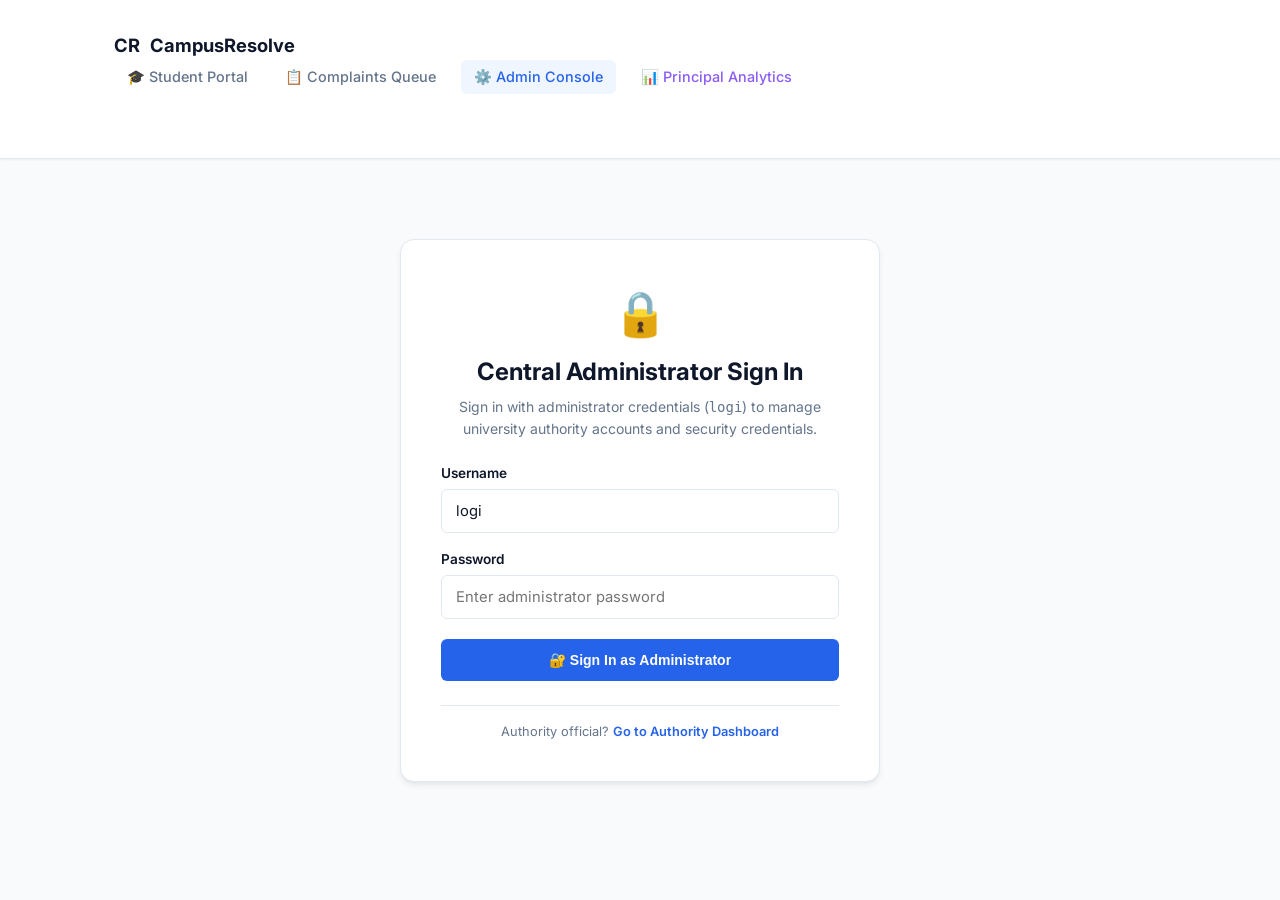
<file: frontend/admin.html>
<!DOCTYPE html>
<html lang="en">
<head>
  <meta charset="UTF-8">
  <meta name="viewport" content="width=device-width, initial-scale=1.0">
  <title>CampusResolve — Central Admin Console</title>
  <link rel="preconnect" href="https://fonts.googleapis.com">
  <link rel="preconnect" href="https://fonts.gstatic.com" crossorigin>
  <link href="https://fonts.googleapis.com/css2?family=Inter:wght@400;500;600;700&family=JetBrains+Mono:wght@400;500;600&display=swap" rel="stylesheet">
  <link rel="stylesheet" href="style.css">
  <script src="config.js"></script>
  <style>
    .admin-header-card {
      background: linear-gradient(135deg, #1e293b 0%, #0f172a 100%);
      color: #ffffff;
      border-radius: var(--radius-lg);
      padding: 2rem;
      margin-bottom: 2rem;
      box-shadow: 0 10px 25px -5px rgba(0, 0, 0, 0.2);
      display: flex;
      justify-content: space-between;
      align-items: center;
      flex-wrap: wrap;
      gap: 1.5rem;
    }
    .admin-badge {
      display: inline-flex;
      align-items: center;
      gap: 0.35rem;
      padding: 0.35rem 0.85rem;
      border-radius: 9999px;
      font-size: 0.75rem;
      font-weight: 700;
      letter-spacing: 0.05em;
      text-transform: uppercase;
      background: rgba(59, 130, 246, 0.2);
      border: 1px solid rgba(96, 165, 250, 0.4);
      color: #93c5fd;
    }
    .stat-pill {
      background: rgba(255, 255, 255, 0.08);
      border: 1px solid rgba(255, 255, 255, 0.12);
      border-radius: var(--radius-md);
      padding: 1rem 1.25rem;
      min-width: 140px;
    }
    .stat-pill-val {
      font-size: 1.6rem;
      font-weight: 700;
      color: #fff;
    }
    .stat-pill-lbl {
      font-size: 0.75rem;
      color: #94a3b8;
      text-transform: uppercase;
      font-weight: 600;
      letter-spacing: 0.04em;
    }
    .modal-overlay {
      position: fixed;
      top: 0; left: 0; right: 0; bottom: 0;
      background: rgba(15, 23, 42, 0.75);
      backdrop-filter: blur(4px);
      z-index: 9999;
      display: flex;
      align-items: center;
      justify-content: center;
      padding: 1.5rem;
    }
    .modal-card {
      background: var(--bg-card);
      border: 1px solid var(--border-color);
      border-radius: var(--radius-lg);
      padding: 2.25rem;
      max-width: 520px;
      width: 100%;
      box-shadow: var(--shadow-lg);
    }
  </style>
</head>
<body>

  <!-- Top Navigation Bar -->
  <header class="navbar">
    <div class="container nav-content">
      <a href="index.html" class="brand">
        <div class="logo-icon">CR</div>
        <span>CampusResolve</span>
      </a>
      <nav class="nav-links">
        <a href="index.html" class="nav-link">🎓 Student Portal</a>
        <a href="dashboard.html" class="nav-link">📋 Complaints Queue</a>
        <a href="admin.html" class="nav-link active">⚙️ Admin Console</a>
        <a href="principal.html" class="nav-link" style="color: #8b5cf6;">📊 Principal Analytics</a>
      </nav>
    </div>
  </header>

  <main class="container" style="padding-top: 2rem; padding-bottom: 3rem;">

    <!-- Access Denied / Admin Login Card -->
    <div id="adminAccessDeniedAlert" style="display: none; background: var(--bg-card); border: 1px solid var(--border-color); border-radius: var(--radius-lg); padding: 2.5rem; text-align: center; max-width: 480px; margin: 3rem auto; box-shadow: var(--shadow-md);">
      <div style="font-size: 2.75rem; margin-bottom: 0.5rem;">🔒</div>
      <h2 style="color: var(--text-main); font-weight: 700; margin-bottom: 0.35rem;">Central Administrator Sign In</h2>
      <p style="color: var(--text-muted); font-size: 0.875rem; margin-bottom: 1.5rem;">
        Sign in with administrator credentials (<code>logi</code>) to manage university authority accounts and security credentials.
      </p>

      <div id="adminInlineLoginError" style="display: none; background: #fef2f2; border: 1px solid #fecaca; color: #dc2626; padding: 0.65rem 0.85rem; border-radius: var(--radius-sm); font-size: 0.825rem; margin-bottom: 1rem; text-align: left;"></div>

      <form id="adminInlineLoginForm" style="text-align: left;">
        <div class="form-group" style="margin-bottom: 1rem;">
          <label for="adminInlineUsername" style="display: block; font-weight: 600; font-size: 0.85rem; margin-bottom: 0.35rem; color: var(--text-main);">Username</label>
          <input type="text" id="adminInlineUsername" class="form-control" placeholder="logi" value="logi" required style="width: 100%;">
        </div>
        <div class="form-group" style="margin-bottom: 1.25rem;">
          <label for="adminInlinePassword" style="display: block; font-weight: 600; font-size: 0.85rem; margin-bottom: 0.35rem; color: var(--text-main);">Password</label>
          <input type="password" id="adminInlinePassword" class="form-control" placeholder="Enter administrator password" required style="width: 100%;">
        </div>
        <button type="submit" id="adminInlineLoginBtn" class="btn btn-primary btn-full" style="width: 100%; padding: 0.75rem; font-weight: 600;">
          🔐 Sign In as Administrator
        </button>
      </form>

      <div style="margin-top: 1.5rem; padding-top: 1rem; border-top: 1px solid var(--border-color); font-size: 0.8rem; color: var(--text-muted);">
        Authority official? <a href="dashboard.html" style="color: var(--primary); font-weight: 600; text-decoration: none;">Go to Authority Dashboard</a>
      </div>
    </div>

    <!-- Authenticated Admin Content View -->
    <div id="adminMainContent" style="display: none;">

      <!-- Admin Identity & Overview Banner -->
      <div class="admin-header-card">
        <div>
          <div class="admin-badge">
            ⚡ Central Authority Directory Management
          </div>
          <h1 style="font-size: 1.8rem; font-weight: 800; margin: 0.5rem 0 0.25rem 0; letter-spacing: -0.02em;">
            Welcome, Administrator Logi
          </h1>
          <p style="color: #94a3b8; font-size: 0.9rem; max-width: 580px; margin: 0;">
            Provision, manage, and audit university authority user accounts across operational, executive oversight, and apex institutional tiers.
          </p>
        </div>

        <div style="display: flex; gap: 0.75rem; flex-wrap: wrap;">
          <div class="stat-pill">
            <div id="statTotalUsers" class="stat-pill-val">0</div>
            <div class="stat-pill-lbl">Total Accounts</div>
          </div>
          <div class="stat-pill">
            <div id="statPendingLogins" class="stat-pill-val" style="color: #fbbf24;">0</div>
            <div class="stat-pill-lbl">1st-Login Pending</div>
          </div>
        </div>
      </div>

      <!-- Action Toolbar -->
      <div style="display: flex; justify-content: space-between; align-items: center; flex-wrap: wrap; gap: 1rem; margin-bottom: 1.5rem;">
        <div>
          <h2 style="font-size: 1.25rem; font-weight: 700; color: var(--text-main); margin-bottom: 0.25rem;">
            Registered Authority Directory
          </h2>
          <p style="font-size: 0.85rem; color: var(--text-muted); margin: 0;">
            Authorities manage grievances, execute resolutions, and receive autonomous SLA escalation alerts.
          </p>
        </div>

        <div style="display: flex; align-items: center; gap: 0.5rem;">
          <button id="btnRefreshUsers" class="btn btn-outline btn-sm">🔄 Refresh Directory</button>
          <button id="btnOpenAddUserModal" class="btn btn-primary btn-sm">➕ Add New Authority</button>
          <button id="adminLogoutBtn" class="btn btn-outline btn-sm" style="color: var(--danger); border-color: var(--danger-border);">🚪 Sign Out</button>
        </div>
      </div>

      <!-- Authorities Table Card -->
      <div style="background: var(--bg-card); border: 1px solid var(--border-color); border-radius: var(--radius-lg); overflow: hidden; box-shadow: var(--shadow-sm);">
        <div style="overflow-x: auto;">
          <table class="table" style="margin: 0; width: 100%;">
            <thead>
              <tr>
                <th>Authority User</th>
                <th>Role / Jurisdiction</th>
                <th>Official Email</th>
                <th>Escalation Tier</th>
                <th>First-Login Status</th>
                <th style="text-align: right;">Management Actions</th>
              </tr>
            </thead>
            <tbody id="adminUsersTableBody">
              <tr>
                <td colspan="6" style="text-align: center; padding: 2.5rem; color: var(--text-muted);">
                  Loading registered authorities...
                </td>
              </tr>
            </tbody>
          </table>
        </div>
      </div>

    </div>

  </main>

  <!-- ======================================================= -->
  <!-- MODAL: ADD NEW AUTHORITY -->
  <!-- ======================================================= -->
  <div id="addUserModal" class="modal-overlay" style="display: none;">
    <div class="modal-card">
      <div style="display: flex; justify-content: space-between; align-items: center; margin-bottom: 1.25rem;">
        <h2 style="font-size: 1.25rem; font-weight: 700; color: var(--text-main); margin: 0;">
          ➕ Add University Authority
        </h2>
        <button id="closeAddUserModal" style="background: none; border: none; font-size: 1.5rem; color: var(--text-muted); cursor: pointer;">&times;</button>
      </div>

      <div id="addUserError" style="display: none; background: #fef2f2; border: 1px solid #fecaca; color: #dc2626; padding: 0.65rem 0.85rem; border-radius: var(--radius-sm); font-size: 0.825rem; margin-bottom: 1rem;"></div>

      <form id="addUserForm">
        <div class="form-group">
          <label for="newUsername">Username <span style="color: var(--danger);">*</span></label>
          <input type="text" id="newUsername" class="form-control" placeholder="e.g. exam_cell, warden_block_b" required>
        </div>

        <div class="form-group">
          <label for="newPassword">Initial Password <span style="color: var(--danger);">*</span></label>
          <input type="password" id="newPassword" class="form-control" placeholder="Minimum 4 characters" required minlength="4">
        </div>

        <div class="form-group">
          <label for="newFullName">Full Name / Official Designation <span style="color: var(--danger);">*</span></label>
          <input type="text" id="newFullName" class="form-control" placeholder="e.g. Dr. Rajesh Kumar (Exam Cell Admin)" required>
        </div>

        <div class="form-group">
          <label for="newRole">Role & Jurisdiction <span style="color: var(--danger);">*</span></label>
          <select id="newRole" class="form-control" required>
            <option value="Exam Cell Admin">Exam Cell Admin (Marks, Semester & Fees)</option>
            <option value="Warden">Warden (Hostels & Accommodation)</option>
            <option value="Mess Committee">Mess Committee (Dining & Catering)</option>
            <option value="Estate Office">Estate Office (Campus Infrastructure)</option>
            <option value="Dean of Student Affairs">Dean of Student Affairs (Tier 2 Oversight)</option>
            <option value="Dean of Academics">Dean of Academics (Tier 2 Oversight)</option>
            <option value="Vice Principal">Vice Principal (Tier 2 Oversight)</option>
            <option value="Principal">Principal (Tier 3 Apex Authority)</option>
            <option value="Counseling Cell">Counseling Cell (Protected / Safety)</option>
            <option value="Admin">Central Administrator</option>
          </select>
        </div>

        <div class="form-group">
          <label for="newEmail">Official Delivery Email <span style="color: var(--danger);">*</span></label>
          <input type="email" id="newEmail" class="form-control" placeholder="official@kce.ac.in or gmail.com" required>
        </div>

        <div class="form-group">
          <label for="newTier">Escalation Tier Label</label>
          <input type="text" id="newTier" class="form-control" placeholder="Tier 1 — Operational (Marks, Semester & Fees)">
        </div>

        <div style="display: flex; align-items: center; gap: 0.5rem; margin-bottom: 1.5rem;">
          <input type="checkbox" id="newMustChangePass" checked style="width: 16px; height: 16px; accent-color: var(--primary);">
          <label for="newMustChangePass" style="font-size: 0.85rem; color: var(--text-main); font-weight: 500; margin: 0; cursor: pointer;">
            Require password change on first login
          </label>
        </div>

        <div style="display: flex; justify-content: flex-end; gap: 0.5rem;">
          <button type="button" id="cancelAddUserBtn" class="btn btn-outline">Cancel</button>
          <button type="submit" id="submitAddUserBtn" class="btn btn-primary">Create Authority</button>
        </div>
      </form>
    </div>
  </div>

  <!-- ======================================================= -->
  <!-- MODAL: RESET PASSWORD -->
  <!-- ======================================================= -->
  <div id="resetPasswordModal" class="modal-overlay" style="display: none;">
    <div class="modal-card">
      <div style="display: flex; justify-content: space-between; align-items: center; margin-bottom: 1.25rem;">
        <h2 style="font-size: 1.25rem; font-weight: 700; color: var(--text-main); margin: 0;">
          🔑 Reset Authority Password
        </h2>
        <button id="closeResetModal" style="background: none; border: none; font-size: 1.5rem; color: var(--text-muted); cursor: pointer;">&times;</button>
      </div>

      <p id="resetModalSubtitle" style="font-size: 0.85rem; color: var(--text-muted); margin-bottom: 1rem;">
        Setting a new temporary password for user.
      </p>

      <form id="resetPasswordForm">
        <input type="hidden" id="resetUserId">
        <div class="form-group">
          <label for="resetNewPass">New Temporary Password</label>
          <input type="password" id="resetNewPass" class="form-control" placeholder="Minimum 4 characters" required minlength="4">
        </div>

        <div style="display: flex; align-items: center; gap: 0.5rem; margin-bottom: 1.5rem;">
          <input type="checkbox" id="resetMustChange" style="width: 16px; height: 16px; accent-color: var(--primary);">
          <label for="resetMustChange" style="font-size: 0.85rem; color: var(--text-main); font-weight: 500; margin: 0; cursor: pointer;">
            Require authority to change password on next sign-in
          </label>
        </div>

        <div style="display: flex; justify-content: flex-end; gap: 0.5rem;">
          <button type="button" id="cancelResetBtn" class="btn btn-outline">Cancel</button>
          <button type="submit" class="btn btn-primary">Save Reset Password</button>
        </div>
      </form>
    </div>
  </div>

  <script src="app.js"></script>
</body>
</html>
</file>
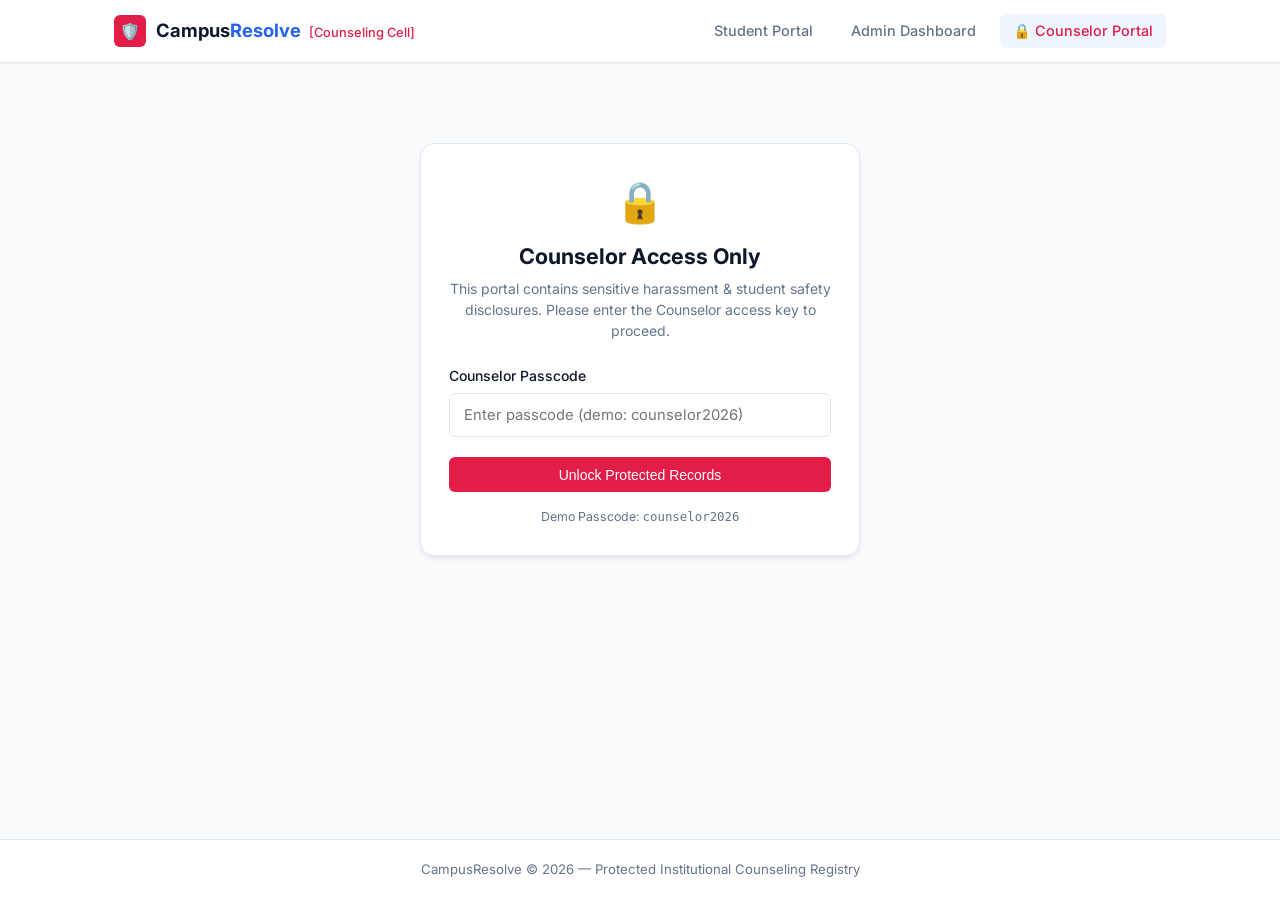
<file: frontend/counselor.html>
<!DOCTYPE html>
<html lang="en">
<head>
  <meta charset="UTF-8">
  <meta name="viewport" content="width=device-width, initial-scale=1.0">
  <title>CampusResolve — Protected Counselor Portal</title>
  <link rel="stylesheet" href="style.css">
  <link rel="preconnect" href="https://fonts.googleapis.com">
  <link rel="preconnect" href="https://fonts.gstatic.com" crossorigin>
  <link href="https://fonts.googleapis.com/css2?family=Inter:wght@400;500;600;700&display=swap" rel="stylesheet">
</head>
<body>

  <!-- Header -->
  <header>
    <div class="nav-container">
      <a href="index.html" class="brand">
        <div class="brand-icon" style="background: #e11d48;">🛡️</div>
        <div class="brand-title">Campus<span>Resolve</span> <span style="font-size: 0.8rem; font-weight: 500; color: #e11d48; margin-left: 0.25rem;">[Counseling Cell]</span></div>
      </a>
      <nav class="nav-links">
        <a href="index.html" class="nav-link">Student Portal</a>
        <a href="dashboard.html" class="nav-link">Admin Dashboard</a>
        <a href="counselor.html" class="nav-link active" style="color: #e11d48;">🔒 Counselor Portal</a>
      </nav>
    </div>
  </header>

  <main class="container">
    <!-- 1. Counselor Auth Gate Card (Visible before login) -->
    <div id="counselorAuthGate" class="card" style="max-width: 440px; margin: 3rem auto; text-align: center;">
      <div style="font-size: 2.5rem; margin-bottom: 0.5rem;">🔒</div>
      <h2 style="font-size: 1.35rem; font-weight: 700; color: var(--text-main); margin-bottom: 0.4rem;">Counselor Access Only</h2>
      <p style="color: var(--text-muted); font-size: 0.875rem; margin-bottom: 1.5rem;">
        This portal contains sensitive harassment & student safety disclosures. Please enter the Counselor access key to proceed.
      </p>

      <form id="counselorLoginForm">
        <div class="form-group" style="text-align: left;">
          <label for="counselorPin">Counselor Passcode</label>
          <input 
            type="password" 
            id="counselorPin" 
            class="form-control" 
            placeholder="Enter passcode (demo: counselor2026)" 
            required>
        </div>
        <button type="submit" class="btn btn-primary btn-full" style="background: #e11d48;">
          Unlock Protected Records
        </button>
      </form>
      <div style="margin-top: 1rem; font-size: 0.775rem; color: var(--text-muted);">
        Demo Passcode: <code>counselor2026</code>
      </div>
    </div>

    <!-- 2. Protected Counseling Dashboard (Visible after login) -->
    <div id="counselorProtectedView" style="display: none;">
      <div style="display: flex; justify-content: space-between; align-items: center; margin-bottom: 1.5rem; flex-wrap: wrap; gap: 0.75rem;">
        <div>
          <div class="badge" style="background: #fef2f2; color: #e11d48; border: 1px solid #fecaca; margin-bottom: 0.4rem;">
            🔒 Confidential Safety Records
          </div>
          <h1 style="font-size: 1.6rem; font-weight: 700; color: var(--text-main);">Counseling & Anti-Harassment Registry</h1>
          <p style="color: var(--text-muted); font-size: 0.875rem;">
            Isolated queue for sensitive grievance cases. These records are immune from automated bot escalation and excluded from public dashboards.
          </p>
        </div>
        <div style="display: flex; gap: 0.5rem;">
          <button id="counselorRefreshBtn" class="btn btn-outline btn-sm">🔄 Refresh</button>
          <button id="counselorLogoutBtn" class="btn btn-sm" style="background: #f1f5f9; color: var(--text-muted);">Logout</button>
        </div>
      </div>

      <!-- Confidential Table -->
      <section class="card" style="padding: 1.5rem; border-top: 3px solid #e11d48;">
        <div class="card-header">
          <h2 class="card-title" style="color: #e11d48;">Sensitive Cases Requiring Counselor Action</h2>
          <span id="counselorCountBadge" class="badge badge-high">0 Cases</span>
        </div>

        <div class="table-container">
          <table>
            <thead>
              <tr>
                <th style="width: 70px;">Case #</th>
                <th>Confidential Disclosure Text</th>
                <th>Priority</th>
                <th>Assigned Authority</th>
                <th>Auto-Escalation</th>
                <th>Status</th>
                <th>Reported On</th>
                <th style="text-align: right;">Action</th>
              </tr>
            </thead>
            <tbody id="counselorTableBody">
              <tr>
                <td colspan="8" style="text-align: center; color: var(--text-muted); padding: 2rem;">Loading confidential records...</td>
              </tr>
            </tbody>
          </table>
        </div>
      </section>
    </div>
  </main>

  <footer>
    CampusResolve &copy; 2026 — Protected Institutional Counseling Registry
  </footer>

  <script src="app.js"></script>
</body>
</html>
</file>
<file: frontend/style.css>
/* CampusResolve — Modern & Minimal Design System */
:root {
  --bg-app: #f8fafc;
  --bg-card: #ffffff;
  --bg-card-subtle: #f1f5f9;
  --border-color: #e2e8f0;
  --border-focus: #3b82f6;
  
  --text-main: #0f172a;
  --text-muted: #64748b;
  --text-light: #94a3b8;
  
  --primary: #2563eb;
  --primary-hover: #1d4ed8;
  --primary-light: #eff6ff;
  --primary-border: #bfdbfe;
  
  --success: #059669;
  --success-bg: #ecfdf5;
  --success-border: #a7f3d0;
  
  --warning: #d97706;
  --warning-bg: #fffbeb;
  --warning-border: #fde68a;
  
  --danger: #dc2626;
  --danger-bg: #fef2f2;
  --danger-border: #fecaca;

  /* Terminal Colors */
  --term-bg: #0b0f19;
  --term-header: #151d2f;
  --term-border: #1e293b;
  --term-text: #e2e8f0;
  --term-green: #34d399;
  --term-yellow: #fbbf24;
  --term-blue: #60a5fa;
  --term-cyan: #38bdf8;
  --term-muted: #64748b;
  
  --radius-sm: 6px;
  --radius-md: 10px;
  --radius-lg: 14px;
  
  --shadow-sm: 0 1px 2px 0 rgba(0, 0, 0, 0.05);
  --shadow-md: 0 4px 6px -1px rgba(0, 0, 0, 0.07), 0 2px 4px -2px rgba(0, 0, 0, 0.05);
  --shadow-lg: 0 10px 15px -3px rgba(0, 0, 0, 0.08), 0 4px 6px -4px rgba(0, 0, 0, 0.04);
  
  --font-family: 'Inter', -apple-system, BlinkMacSystemFont, "Segoe UI", Roboto, sans-serif;
  --font-mono: 'JetBrains Mono', 'Fira Code', 'Consolas', 'Courier New', monospace;
  --transition: all 0.2s ease-in-out;
}

* {
  margin: 0;
  padding: 0;
  box-sizing: border-box;
}

body {
  font-family: var(--font-family);
  background-color: var(--bg-app);
  color: var(--text-main);
  min-height: 100vh;
  display: flex;
  flex-direction: column;
  line-height: 1.5;
  -webkit-font-smoothing: antialiased;
}

/* Header */
header {
  background: var(--bg-card);
  border-bottom: 1px solid var(--border-color);
  position: sticky;
  top: 0;
  z-index: 50;
  box-shadow: var(--shadow-sm);
}

.nav-container {
  max-width: 1100px;
  margin: 0 auto;
  padding: 0.85rem 1.5rem;
  display: flex;
  justify-content: space-between;
  align-items: center;
}

.brand {
  display: flex;
  align-items: center;
  gap: 0.65rem;
  text-decoration: none;
  color: var(--text-main);
  font-weight: 700;
  font-size: 1.15rem;
}

.brand-icon {
  width: 32px;
  height: 32px;
  background: var(--primary);
  color: #ffffff;
  border-radius: var(--radius-sm);
  display: flex;
  align-items: center;
  justify-content: center;
  font-size: 1rem;
}

.brand-title span {
  color: var(--primary);
}

.nav-links {
  display: flex;
  gap: 0.75rem;
}

.nav-link {
  text-decoration: none;
  color: var(--text-muted);
  font-size: 0.9rem;
  font-weight: 500;
  padding: 0.4rem 0.8rem;
  border-radius: var(--radius-sm);
  transition: var(--transition);
}

.nav-link:hover, .nav-link.active {
  color: var(--primary);
  background: var(--primary-light);
}

/* Main Container */
.container {
  max-width: 1100px;
  margin: 0 auto;
  padding: 2rem 1.5rem 4rem;
  width: 100%;
}

/* Hero Title */
.hero-minimal {
  text-align: center;
  margin-bottom: 2rem;
}

.hero-minimal h1 {
  font-size: 1.85rem;
  font-weight: 700;
  color: var(--text-main);
  margin-bottom: 0.4rem;
  letter-spacing: -0.02em;
}

.hero-minimal p {
  color: var(--text-muted);
  font-size: 0.95rem;
}

/* Cards */
.card {
  background: var(--bg-card);
  border: 1px solid var(--border-color);
  border-radius: var(--radius-lg);
  padding: 1.75rem;
  box-shadow: var(--shadow-md);
  margin-bottom: 1.75rem;
}

.card-header {
  margin-bottom: 1.25rem;
  display: flex;
  justify-content: space-between;
  align-items: center;
  flex-wrap: wrap;
  gap: 0.5rem;
}

.card-title {
  font-size: 1.15rem;
  font-weight: 600;
  color: var(--text-main);
}

.card-subtitle {
  font-size: 0.875rem;
  color: var(--text-muted);
}

/* Forms */
.form-group {
  margin-bottom: 1.25rem;
}

.form-group label {
  display: block;
  font-size: 0.875rem;
  font-weight: 500;
  color: var(--text-main);
  margin-bottom: 0.4rem;
}

.form-control {
  width: 100%;
  background: #ffffff;
  border: 1px solid var(--border-color);
  padding: 0.75rem 0.9rem;
  border-radius: var(--radius-sm);
  color: var(--text-main);
  font-size: 0.925rem;
  font-family: inherit;
  outline: none;
  transition: var(--transition);
}

.form-control:focus {
  border-color: var(--border-focus);
  box-shadow: 0 0 0 3px rgba(59, 130, 246, 0.15);
}

textarea.form-control {
  resize: vertical;
  min-height: 120px;
}

/* Buttons */
.btn {
  display: inline-flex;
  align-items: center;
  justify-content: center;
  gap: 0.4rem;
  padding: 0.55rem 1.1rem;
  border-radius: var(--radius-sm);
  font-weight: 500;
  font-size: 0.875rem;
  cursor: pointer;
  border: 1px solid transparent;
  transition: var(--transition);
  text-decoration: none;
}

.btn-primary {
  background: var(--primary);
  color: #ffffff;
}

.btn-primary:hover {
  background: var(--primary-hover);
}

.btn-full {
  width: 100%;
}

.btn-outline {
  background: transparent;
  border-color: var(--border-color);
  color: var(--text-main);
}

.btn-outline:hover {
  background: var(--bg-card-subtle);
  border-color: var(--text-muted);
}

.btn-sm {
  padding: 0.3rem 0.65rem;
  font-size: 0.8rem;
}

.btn:disabled {
  opacity: 0.6;
  cursor: not-allowed;
}

/* ==========================================
   TERMINAL / MONITORING CONSOLE STYLING
   ========================================== */
.terminal-window {
  background: var(--term-bg);
  border: 1px solid var(--term-border);
  border-radius: var(--radius-md);
  box-shadow: 0 8px 24px -4px rgba(0, 0, 0, 0.35);
  overflow: hidden;
  margin-bottom: 1.75rem;
  font-family: var(--font-mono);
}

.terminal-header {
  background: var(--term-header);
  border-bottom: 1px solid var(--term-border);
  padding: 0.65rem 1rem;
  display: flex;
  justify-content: space-between;
  align-items: center;
  font-size: 0.775rem;
  color: var(--term-muted);
  user-select: none;
}

.terminal-controls {
  display: flex;
  align-items: center;
  gap: 0.4rem;
}

.terminal-dot {
  width: 11px;
  height: 11px;
  border-radius: 50%;
  display: inline-block;
}

.dot-red { background: #ef4444; }
.dot-yellow { background: #f59e0b; }
.dot-green { background: #10b981; }

.terminal-title {
  color: #94a3b8;
  font-weight: 500;
  display: flex;
  align-items: center;
  gap: 0.5rem;
}

.terminal-status-badge {
  display: inline-flex;
  align-items: center;
  gap: 0.35rem;
  font-size: 0.725rem;
  padding: 0.15rem 0.5rem;
  border-radius: 9999px;
  background: rgba(16, 185, 129, 0.12);
  color: var(--term-green);
  border: 1px solid rgba(16, 185, 129, 0.25);
  font-weight: 600;
}

.terminal-status-badge.reconnecting {
  background: rgba(239, 68, 68, 0.12);
  color: #f87171;
  border-color: rgba(239, 68, 68, 0.25);
}

.terminal-body {
  padding: 1rem;
  height: 280px;
  overflow-y: auto;
  font-size: 0.825rem;
  color: var(--term-text);
  line-height: 1.6;
  scroll-behavior: smooth;
}

.term-line {
  padding: 0.18rem 0;
  display: flex;
  align-items: flex-start;
  gap: 0.5rem;
  word-break: break-word;
  animation: termFadeIn 0.2s ease-out;
}

.term-line:hover {
  background: rgba(255, 255, 255, 0.02);
}

.term-timestamp {
  color: #64748b;
  flex-shrink: 0;
}

.term-tag {
  font-weight: 700;
  text-transform: uppercase;
  font-size: 0.75rem;
  padding: 0.05rem 0.35rem;
  border-radius: 3px;
  flex-shrink: 0;
}

/* Action Colors */
.term-tag-classified {
  color: var(--term-green);
  background: rgba(16, 185, 129, 0.15);
  border: 1px solid rgba(16, 185, 129, 0.3);
}

.term-tag-escalated {
  color: var(--term-yellow);
  background: rgba(245, 158, 11, 0.15);
  border: 1px solid rgba(245, 158, 11, 0.3);
}

.term-tag-resolved {
  color: var(--term-blue);
  background: rgba(96, 165, 250, 0.15);
  border: 1px solid rgba(96, 165, 250, 0.3);
}

.term-ticket-id {
  color: var(--term-cyan);
  font-weight: 600;
}

.term-msg {
  color: #cbd5e1;
}

.term-empty {
  color: #64748b;
  text-align: center;
  padding: 3rem 0;
  font-style: italic;
}

/* Status & Urgency Badges */
.badge {
  display: inline-flex;
  align-items: center;
  padding: 0.2rem 0.55rem;
  border-radius: 9999px;
  font-size: 0.725rem;
  font-weight: 600;
  text-transform: capitalize;
}

.badge-open { background: #eff6ff; color: #1d4ed8; border: 1px solid #bfdbfe; }
.badge-resolved { background: #ecfdf5; color: #047857; border: 1px solid #a7f3d0; }
.badge-flagged { background: #fef2f2; color: #991b1b; border: 1px solid #fecaca; }
.badge-high { background: #fef2f2; color: #b91c1c; border: 1px solid #fecaca; }
.badge-medium { background: #fffbeb; color: #b45309; border: 1px solid #fde68a; }
.badge-low { background: #f8fafc; color: #475569; border: 1px solid #cbd5e1; }

.badge-esc-0 { background: #f8fafc; color: #64748b; border: 1px solid #e2e8f0; }
.badge-esc-1 { background: #fffbeb; color: #d97706; border: 1px solid #fde68a; }
.badge-esc-2 { background: #fef2f2; color: #dc2626; border: 1px solid #fecaca; font-weight: 700; }

/* Table styles */
.table-container {
  overflow-x: auto;
  border: 1px solid var(--border-color);
  border-radius: var(--radius-sm);
}

table {
  width: 100%;
  border-collapse: collapse;
  text-align: left;
  font-size: 0.85rem;
}

th {
  background: var(--bg-card-subtle);
  color: var(--text-muted);
  padding: 0.7rem 0.9rem;
  font-weight: 600;
  border-bottom: 1px solid var(--border-color);
  white-space: nowrap;
}

td {
  padding: 0.75rem 0.9rem;
  border-bottom: 1px solid var(--border-color);
  color: var(--text-main);
  vertical-align: middle;
}

tr:last-child td {
  border-bottom: none;
}

tr:hover td {
  background: #f8fafc;
}

/* Stats grid */
.stats-grid {
  display: grid;
  grid-template-columns: repeat(auto-fit, minmax(170px, 1fr));
  gap: 0.9rem;
  margin-bottom: 1.75rem;
}

.stat-box {
  background: var(--bg-card);
  border: 1px solid var(--border-color);
  border-radius: var(--radius-md);
  padding: 1.1rem;
  box-shadow: var(--shadow-sm);
}

.stat-value {
  font-size: 1.65rem;
  font-weight: 700;
  color: var(--text-main);
}

.stat-label {
  font-size: 0.775rem;
  color: var(--text-muted);
  font-weight: 500;
}

/* Confirmation Box */
.confirmation-box {
  display: none;
  background: var(--success-bg);
  border: 1px solid var(--success-border);
  border-radius: var(--radius-md);
  padding: 1.5rem;
  margin-top: 1.5rem;
  animation: fadeIn 0.25s ease-out;
}

.confirmation-box.show {
  display: block;
}

.confirmation-header {
  display: flex;
  align-items: center;
  gap: 0.6rem;
  color: var(--success);
  font-weight: 600;
  font-size: 1.05rem;
  margin-bottom: 0.85rem;
}

.confirmation-grid {
  display: grid;
  grid-template-columns: repeat(auto-fit, minmax(180px, 1fr));
  gap: 0.75rem;
  background: #ffffff;
  border: 1px solid var(--success-border);
  border-radius: var(--radius-sm);
  padding: 1rem;
  margin-bottom: 1rem;
}

.meta-item {
  font-size: 0.85rem;
}

.meta-item .meta-label {
  color: var(--text-muted);
  font-size: 0.75rem;
  text-transform: uppercase;
  font-weight: 600;
  margin-bottom: 0.15rem;
}

.meta-item .meta-value {
  color: var(--text-main);
  font-weight: 600;
}

.track-action-link {
  display: inline-flex;
  align-items: center;
  gap: 0.4rem;
  color: var(--primary);
  font-weight: 600;
  font-size: 0.9rem;
  cursor: pointer;
  text-decoration: none;
  margin-top: 0.25rem;
}

.track-action-link:hover {
  text-decoration: underline;
}

/* Timeline */
.timeline {
  list-style: none;
  position: relative;
  padding-left: 1.25rem;
  margin-top: 1rem;
}

.timeline::before {
  content: '';
  position: absolute;
  top: 6px;
  bottom: 6px;
  left: 4px;
  width: 2px;
  background: var(--border-color);
}

.timeline-item {
  position: relative;
  margin-bottom: 0.85rem;
  font-size: 0.85rem;
}

.timeline-item::before {
  content: '';
  position: absolute;
  left: -1.25rem;
  top: 5px;
  width: 8px;
  height: 8px;
  border-radius: 50%;
  background: var(--primary);
}

.timeline-item .time {
  color: var(--text-muted);
  font-size: 0.75rem;
}

@keyframes termFadeIn {
  from { opacity: 0; transform: translateY(-3px); }
  to { opacity: 1; transform: translateY(0); }
}

@keyframes fadeIn {
  from { opacity: 0; transform: translateY(4px); }
  to { opacity: 1; transform: translateY(0); }
}

footer {
  margin-top: auto;
  border-top: 1px solid var(--border-color);
  background: var(--bg-card);
  padding: 1.25rem;
  text-align: center;
  color: var(--text-muted);
  font-size: 0.825rem;
}

/* Authentication & Authority Session Styling */
.auth-container {
  max-width: 900px;
  margin: 2.5rem auto;
  display: grid;
  grid-template-columns: 1fr 1fr;
  gap: 2rem;
  align-items: start;
}

@media (max-width: 768px) {
  .auth-container {
    grid-template-columns: 1fr;
    margin: 1.5rem auto;
  }
}

.auth-box {
  background: var(--bg-card);
  border: 1px solid var(--border-color);
  border-radius: var(--radius-lg);
  padding: 2rem;
  box-shadow: var(--shadow-md);
}

.quick-accounts-section {
  background: #f8fafc;
  border: 1px solid var(--border-color);
  border-radius: var(--radius-lg);
  padding: 1.5rem;
}

.quick-accounts-grid {
  display: flex;
  flex-direction: column;
  gap: 0.5rem;
  margin-top: 0.75rem;
  max-height: 480px;
  overflow-y: auto;
  padding-right: 0.25rem;
}

.quick-acc-card {
  display: flex;
  justify-content: space-between;
  align-items: center;
  padding: 0.65rem 0.85rem;
  background: #ffffff;
  border: 1px solid var(--border-color);
  border-radius: var(--radius-sm);
  cursor: pointer;
  transition: var(--transition);
  text-align: left;
}

.quick-acc-card:hover {
  border-color: var(--primary);
  background: var(--primary-light);
  transform: translateY(-1px);
}

.quick-acc-role {
  font-weight: 600;
  font-size: 0.85rem;
  color: var(--text-main);
  display: flex;
  align-items: center;
  gap: 0.35rem;
}

.quick-acc-meta {
  font-size: 0.725rem;
  color: var(--text-muted);
  margin-top: 0.1rem;
}

.quick-acc-badge {
  font-size: 0.7rem;
  font-family: var(--font-mono);
  background: #f1f5f9;
  padding: 0.2rem 0.45rem;
  border-radius: 4px;
  color: var(--primary);
  font-weight: 600;
}

/* User Session Bar in Header / Top of Dashboard */
.user-profile-pill {
  display: flex;
  align-items: center;
  gap: 0.6rem;
  background: var(--primary-light);
  border: 1px solid var(--primary-border);
  padding: 0.35rem 0.75rem;
  border-radius: 20px;
}

.user-avatar-circle {
  width: 26px;
  height: 26px;
  border-radius: 50%;
  background: var(--primary);
  color: #fff;
  display: flex;
  align-items: center;
  justify-content: center;
  font-size: 0.75rem;
  font-weight: 700;
}

/* Student Portal Enhancements */
.student-tabs {
  display: flex;
  gap: 0.5rem;
  border-bottom: 2px solid var(--border-color);
  margin-bottom: 1.5rem;
  padding-bottom: 0.25rem;
  overflow-x: auto;
}

.student-tab-btn {
  background: none;
  border: none;
  font-family: var(--font-family);
  font-size: 0.95rem;
  font-weight: 600;
  color: var(--text-muted);
  padding: 0.6rem 1.1rem;
  border-radius: var(--radius-md) var(--radius-md) 0 0;
  cursor: pointer;
  transition: var(--transition);
  display: flex;
  align-items: center;
  gap: 0.5rem;
  white-space: nowrap;
}

.student-tab-btn:hover {
  color: var(--primary);
  background: rgba(37, 99, 235, 0.05);
}

.student-tab-btn.active {
  color: var(--primary);
  border-bottom: 3px solid var(--primary);
  background: var(--primary-light);
}

.student-badge-kce {
  background: #eff6ff;
  color: #1d4ed8;
  border: 1px solid #bfdbfe;
  font-weight: 600;
  padding: 0.2rem 0.55rem;
  border-radius: 6px;
  font-size: 0.78rem;
  font-family: var(--font-mono);
}

.resolution-box {
  background: #ecfdf5;
  border-left: 4px solid #10b981;
  padding: 0.6rem 0.85rem;
  border-radius: 4px;
  font-size: 0.85rem;
  color: #065f46;
  margin-top: 0.35rem;
}
</file>
